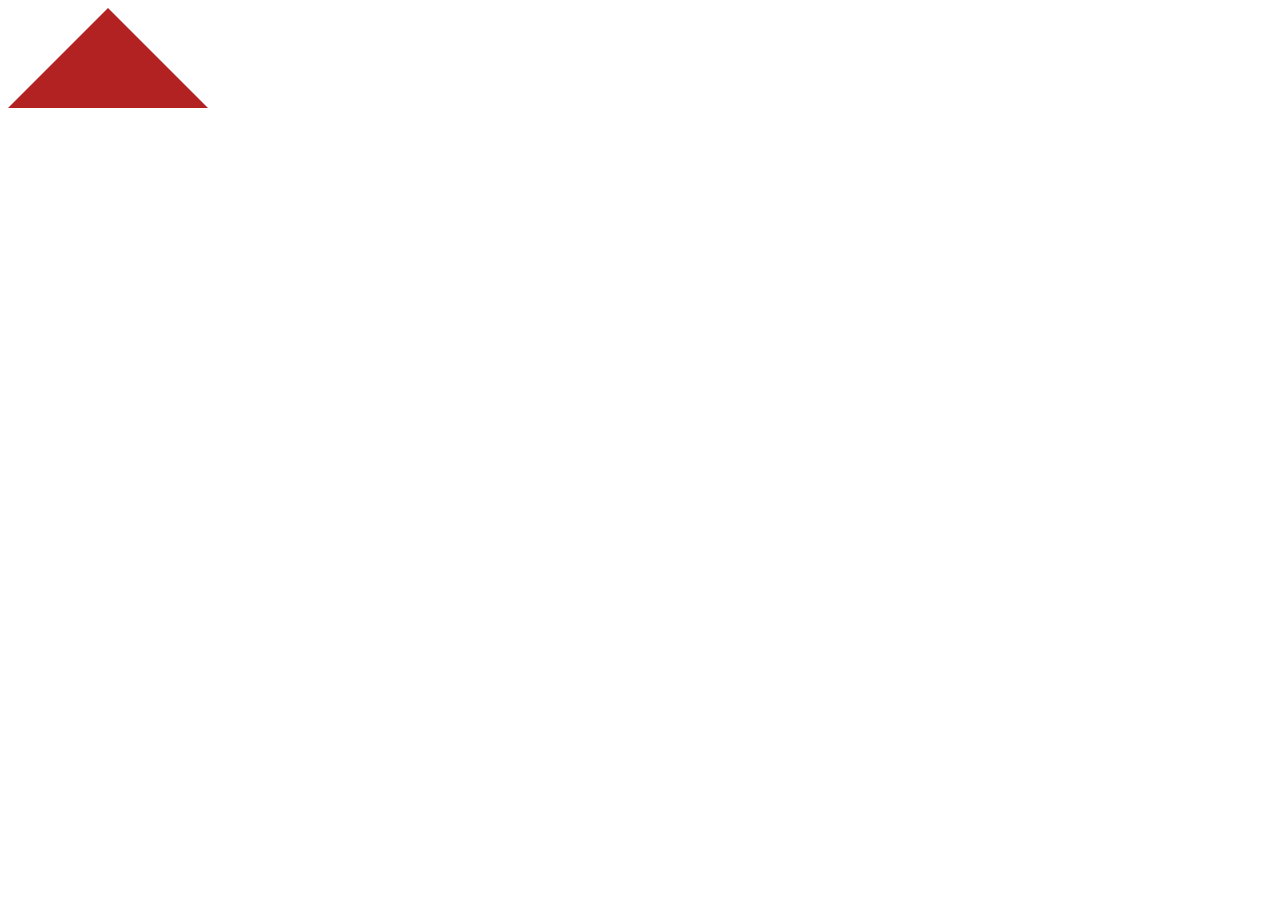
<file: csstrick.html>
<!DOCTYPE html>
<html lang="en">
<head>
    <meta charset="UTF-8">
    <meta http-equiv="X-UA-Compatible" content="IE=edge">
    <meta name="viewport" content="width=device-width, initial-scale=1.0">
    <title>Document</title>
</head>
<body>
    <style>
        .triangle {
            width:0;
            height: 0;
            border-left: 100px solid transparent;
            border-right: 100px solid transparent;
            border-bottom: 100px solid firebrick;
        }
    </style>
    <div class="triangle">

    </div>
</body>
</html>
</file>
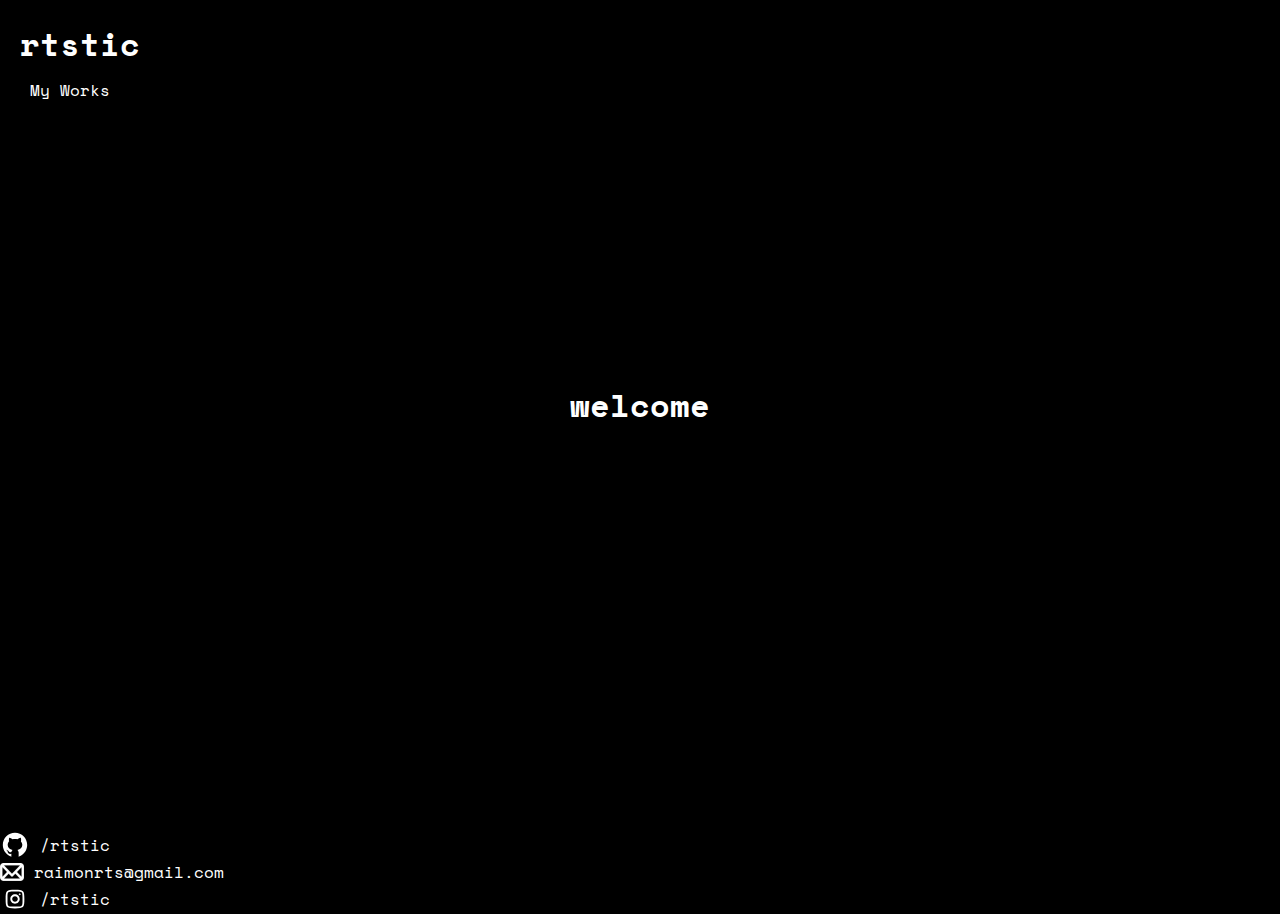
<file: home.html>
<!DOCTYPE html>
<html lang="en">
<head>
    <meta charset="UTF-8">
    <meta http-equiv="X-UA-Compatible" content="IE=edge">
    <meta name="viewport" content="width=device-width, initial-scale=1.0">
    <title>Document</title>
    <script src="script.js"></script>
    <link rel="stylesheet" href="style.css">
    <link rel="preconnect" href="https://fonts.googleapis.com">
    <link rel="preconnect" href="https://fonts.googleapis.com">
    <link rel="preconnect" href="https://fonts.gstatic.com" crossorigin>
    <link href="https://fonts.googleapis.com/css2?family=Righteous&family=Space+Mono:ital,wght@0,700;1,400&display=swap" rel="stylesheet">
   
</head>

<body onload="setInterval()" >
  <div id="navbar">
    <div class="nav-foot-wrapper">
      <div class="logo"><h1>rtstic</h1></div>
      <div class="dropdown">
        <button class="dropbtn">My Works</button>
        <div class="dropdown-content">
          <a href="clock.html">Clock</a>
          <a href="netflix.html">Netflix</a>
        </div>
      </div>
    </div>
  </div>
    <div class="wrapper">
        <h1>welcome</h1>
    </div>
  <div id="footer">
    <div class="nav-foot-wrapper">
        <div class="social">
          <svg fill="#fff" xmlns="http://www.w3.org/2000/svg"  viewBox="0 0 64 64" width="30px" height="30px"><path d="M32 6C17.641 6 6 17.641 6 32c0 12.277 8.512 22.56 19.955 25.286-.592-.141-1.179-.299-1.755-.479V50.85c0 0-.975.325-2.275.325-3.637 0-5.148-3.245-5.525-4.875-.229-.993-.827-1.934-1.469-2.509-.767-.684-1.126-.686-1.131-.92-.01-.491.658-.471.975-.471 1.625 0 2.857 1.729 3.429 2.623 1.417 2.207 2.938 2.577 3.721 2.577.975 0 1.817-.146 2.397-.426.268-1.888 1.108-3.57 2.478-4.774-6.097-1.219-10.4-4.716-10.4-10.4 0-2.928 1.175-5.619 3.133-7.792C19.333 23.641 19 22.494 19 20.625c0-1.235.086-2.751.65-4.225 0 0 3.708.026 7.205 3.338C28.469 19.268 30.196 19 32 19s3.531.268 5.145.738c3.497-3.312 7.205-3.338 7.205-3.338.567 1.474.65 2.99.65 4.225 0 2.015-.268 3.19-.432 3.697C46.466 26.475 47.6 29.124 47.6 32c0 5.684-4.303 9.181-10.4 10.4 1.628 1.43 2.6 3.513 2.6 5.85v8.557c-.576.181-1.162.338-1.755.479C49.488 54.56 58 44.277 58 32 58 17.641 46.359 6 32 6zM33.813 57.93C33.214 57.972 32.61 58 32 58 32.61 58 33.213 57.971 33.813 57.93zM37.786 57.346c-1.164.265-2.357.451-3.575.554C35.429 57.797 36.622 57.61 37.786 57.346zM32 58c-.61 0-1.214-.028-1.813-.07C30.787 57.971 31.39 58 32 58zM29.788 57.9c-1.217-.103-2.411-.289-3.574-.554C27.378 57.61 28.571 57.797 29.788 57.9z"/></svg>
          <span class="f-text">/rtstic</span>
        </div>
        <div class="social">
          <img src="mail.png" alt="" class="mail">
          <span class="f-text">raimonrts@gmail.com</span>
        </div>
        <div class="social">
          <svg fill="#FFFFFF" xmlns="http://www.w3.org/2000/svg"  viewBox="0 0 64 64" width="30px" height="30px"><path d="M 31.820312 12 C 13.439312 12 12 13.439312 12 31.820312 L 12 32.179688 C 12 50.560688 13.439312 52 31.820312 52 L 32.179688 52 C 50.560688 52 52 50.560688 52 32.179688 L 52 32 C 52 13.452 50.548 12 32 12 L 31.820312 12 z M 28 16 L 36 16 C 47.129 16 48 16.871 48 28 L 48 36 C 48 47.129 47.129 48 36 48 L 28 48 C 16.871 48 16 47.129 16 36 L 16 28 C 16 16.871 16.871 16 28 16 z M 41.994141 20 C 40.889141 20.003 39.997 20.900859 40 22.005859 C 40.003 23.110859 40.900859 24.003 42.005859 24 C 43.110859 23.997 44.003 23.099141 44 21.994141 C 43.997 20.889141 43.099141 19.997 41.994141 20 z M 31.976562 22 C 26.454563 22.013 21.987 26.501437 22 32.023438 C 22.013 37.545437 26.501437 42.013 32.023438 42 C 37.545437 41.987 42.013 37.498562 42 31.976562 C 41.987 26.454563 37.498562 21.987 31.976562 22 z M 31.986328 26 C 35.299328 25.992 37.992 28.673328 38 31.986328 C 38.007 35.299328 35.326672 37.992 32.013672 38 C 28.700672 38.008 26.008 35.327672 26 32.013672 C 25.992 28.700672 28.673328 26.008 31.986328 26 z"/></svg>
          <span class="f-text">/rtstic</span>
        </div>    
      </div>
  </div>
</body>
</html>
</file>
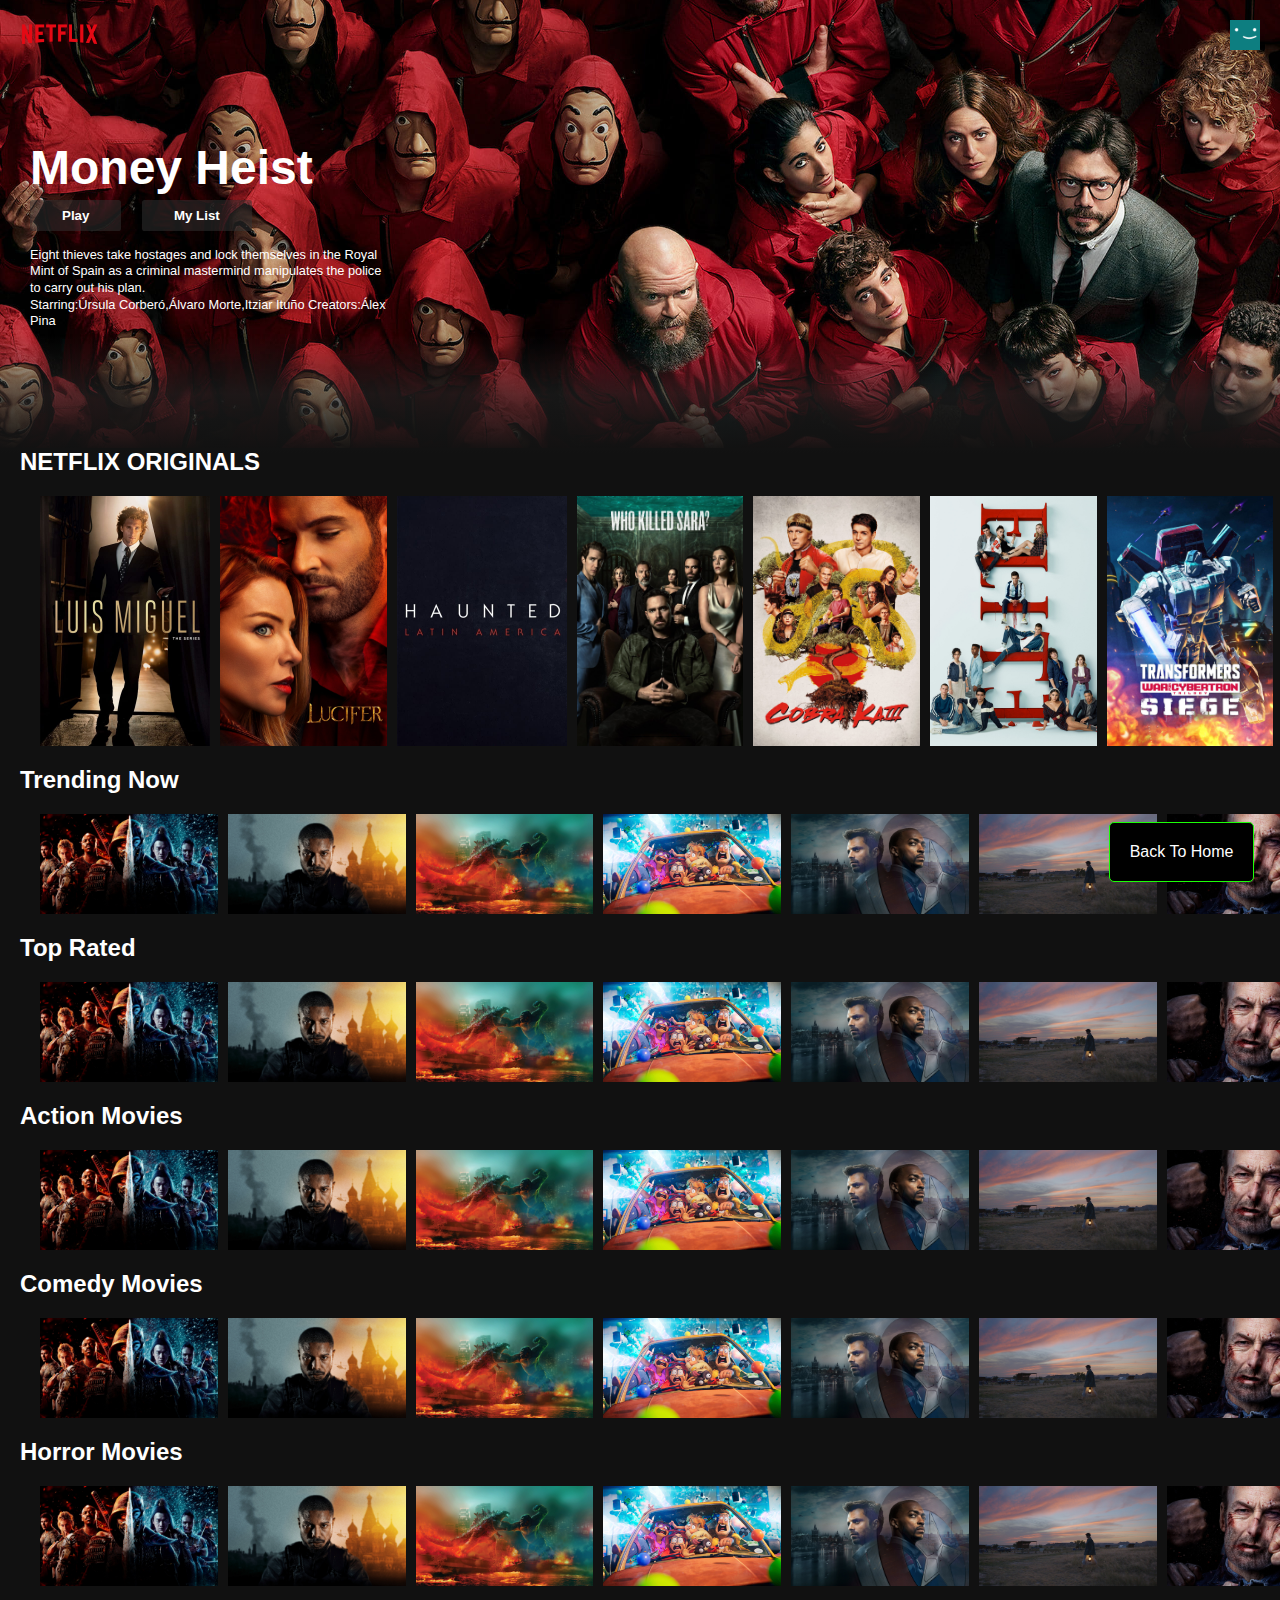
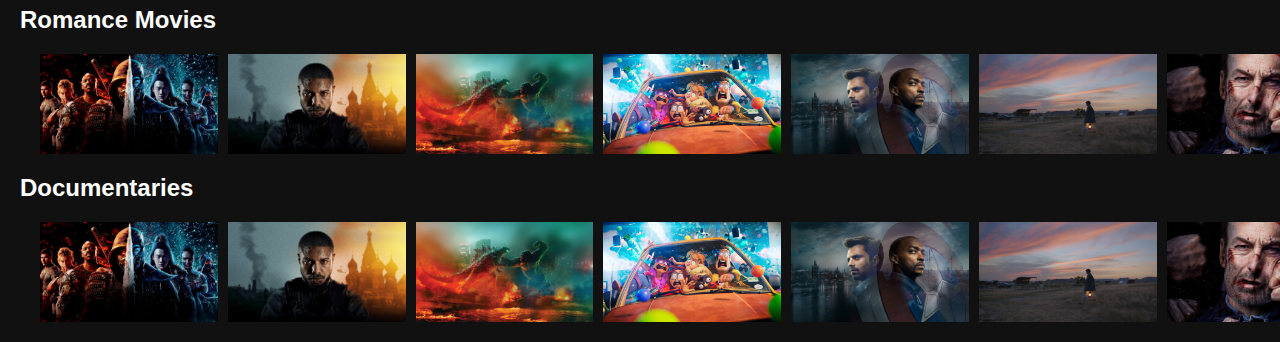
<file: netflix.html>
<!DOCTYPE html>
<html lang="en">
<head>
    <meta charset="UTF-8">
    <meta http-equiv="X-UA-Compatible" content="IE=edge">
    <meta name="viewport" content="width=device-width, initial-scale=1.0">
    <title>Netflix Clone - By Using Html & css</title>
    <link rel="stylesheet" href="netflix.css">
</head>
<body>
    <div class="nav" id="nav">
        <img src="netflix-images/netflix-logo.png" class="nav_logo">
        <img src="netflix-images/netflix-avatar.png" class="nav_avatar">
    </div>
    <!--header-->
    <div class="banner">
        <div class="banner_contents">
            <h1 class="banner_title">Money Heist</h1>
        <div class="banner_buttons">
           <button  class="banner_button">Play</button>
           <button  class="banner_button">My List</button>
        </div>
        <div class="banner_description">
            Eight thieves take hostages and lock themselves in the Royal Mint of Spain as a criminal mastermind manipulates the police to carry out his plan.
<br/>Starring:Úrsula Corberó,Álvaro Morte,Itziar Ituño
Creators:Álex Pina
        </div>
        </div>
        <div class="banner--fadebottom">

        </div>
    </div>
    <!--netflix originals start-->
    <div class="row">
       <h2>NETFLIX ORIGINALS</h2> 
       <div class="row_posters">
           <img src="netflix-images/large-movie1.jpg" class="row_poster row_posterlarge" />
           <img src="netflix-images/large-movie2.jpg" class="row_poster row_posterlarge" />
           <img src="netflix-images/large-movie3.jpg" class="row_poster row_posterlarge" />
           <img src="netflix-images/large-movie4.jpg" class="row_poster row_posterlarge" />
           <img src="netflix-images/large-movie5.jpg" class="row_poster row_posterlarge" />
           <img src="netflix-images/large-movie6.jpg" class="row_poster row_posterlarge" />
           <img src="netflix-images/large-movie7.jpg" class="row_poster row_posterlarge" />
           <img src="netflix-images/large-movie8.jpg" class="row_poster row_posterlarge" />
           <img src="netflix-images/large-movie1.jpg" class="row_poster row_posterlarge" />
           <img src="netflix-images/large-movie2.jpg" class="row_poster row_posterlarge" />
           <img src="netflix-images/large-movie3.jpg" class="row_poster row_posterlarge" />
           <img src="netflix-images/large-movie4.jpg" class="row_poster row_posterlarge" />
           <img src="netflix-images/large-movie5.jpg" class="row_poster row_posterlarge" />
           <img src="netflix-images/large-movie6.jpg" class="row_poster row_posterlarge" />
           <img src="netflix-images/large-movie7.jpg" class="row_poster row_posterlarge" />
           <img src="netflix-images/large-movie8.jpg" class="row_poster row_posterlarge" />
       </div>
    </div>
    <!--trending now start-->
    <div class="row">
        <h2>Trending Now</h2> 
        <div class="row_posters">
            <img src="netflix-images/small-movie1.jpg" class="row_poster" />
            <img src="netflix-images/small-movie2.jpg" class="row_poster" />
            <img src="netflix-images/small-movie3.jpg" class="row_poster" />
            <img src="netflix-images/small-movie4.jpg" class="row_poster" />
            <img src="netflix-images/small-movie5.jpg" class="row_poster" />
            <img src="netflix-images/small-movie6.jpg" class="row_poster" />
            <img src="netflix-images/small-movie7.jpg" class="row_poster" />
            <img src="netflix-images/small-movie8.jpg" class="row_poster" />
            <img src="netflix-images/small-movie1.jpg" class="row_poster" />
            <img src="netflix-images/small-movie2.jpg" class="row_poster" />
            <img src="netflix-images/small-movie3.jpg" class="row_poster" />
            <img src="netflix-images/small-movie4.jpg" class="row_poster" />
            <img src="netflix-images/small-movie5.jpg" class="row_poster" />
            <img src="netflix-images/small-movie6.jpg" class="row_poster" />
            <img src="netflix-images/small-movie7.jpg" class="row_poster" />
            <img src="netflix-images/small-movie8.jpg" class="row_poster" />
        </div>
     </div>
     <!--top rated start-->
    <div class="row">
        <h2>Top Rated</h2> 
        <div class="row_posters">
            <img src="netflix-images/small-movie1.jpg" class="row_poster" />
            <img src="netflix-images/small-movie2.jpg" class="row_poster" />
            <img src="netflix-images/small-movie3.jpg" class="row_poster" />
            <img src="netflix-images/small-movie4.jpg" class="row_poster" />
            <img src="netflix-images/small-movie5.jpg" class="row_poster" />
            <img src="netflix-images/small-movie6.jpg" class="row_poster" />
            <img src="netflix-images/small-movie7.jpg" class="row_poster" />
            <img src="netflix-images/small-movie8.jpg" class="row_poster" />
            <img src="netflix-images/small-movie1.jpg" class="row_poster" />
            <img src="netflix-images/small-movie2.jpg" class="row_poster" />
            <img src="netflix-images/small-movie3.jpg" class="row_poster" />
            <img src="netflix-images/small-movie4.jpg" class="row_poster" />
            <img src="netflix-images/small-movie5.jpg" class="row_poster" />
            <img src="netflix-images/small-movie6.jpg" class="row_poster" />
            <img src="netflix-images/small-movie7.jpg" class="row_poster" />
            <img src="netflix-images/small-movie8.jpg" class="row_poster" />
        </div>
     </div>
     <!--action movie-->
     <div class="row">
        <h2>Action Movies</h2> 
        <div class="row_posters">
            <img src="netflix-images/small-movie1.jpg" class="row_poster" />
            <img src="netflix-images/small-movie2.jpg" class="row_poster" />
            <img src="netflix-images/small-movie3.jpg" class="row_poster" />
            <img src="netflix-images/small-movie4.jpg" class="row_poster" />
            <img src="netflix-images/small-movie5.jpg" class="row_poster" />
            <img src="netflix-images/small-movie6.jpg" class="row_poster" />
            <img src="netflix-images/small-movie7.jpg" class="row_poster" />
            <img src="netflix-images/small-movie8.jpg" class="row_poster" />
            <img src="netflix-images/small-movie1.jpg" class="row_poster" />
            <img src="netflix-images/small-movie2.jpg" class="row_poster" />
            <img src="netflix-images/small-movie3.jpg" class="row_poster" />
            <img src="netflix-images/small-movie4.jpg" class="row_poster" />
            <img src="netflix-images/small-movie5.jpg" class="row_poster" />
            <img src="netflix-images/small-movie6.jpg" class="row_poster" />
            <img src="netflix-images/small-movie7.jpg" class="row_poster" />
            <img src="netflix-images/small-movie8.jpg" class="row_poster" />
        </div>
     </div>
     <!--comedy movies-->
     <div class="row">
        <h2>Comedy Movies</h2> 
        <div class="row_posters">
            <img src="netflix-images/small-movie1.jpg" class="row_poster" />
            <img src="netflix-images/small-movie2.jpg" class="row_poster" />
            <img src="netflix-images/small-movie3.jpg" class="row_poster" />
            <img src="netflix-images/small-movie4.jpg" class="row_poster" />
            <img src="netflix-images/small-movie5.jpg" class="row_poster" />
            <img src="netflix-images/small-movie6.jpg" class="row_poster" />
            <img src="netflix-images/small-movie7.jpg" class="row_poster" />
            <img src="netflix-images/small-movie8.jpg" class="row_poster" />
            <img src="netflix-images/small-movie1.jpg" class="row_poster" />
            <img src="netflix-images/small-movie2.jpg" class="row_poster" />
            <img src="netflix-images/small-movie3.jpg" class="row_poster" />
            <img src="netflix-images/small-movie4.jpg" class="row_poster" />
            <img src="netflix-images/small-movie5.jpg" class="row_poster" />
            <img src="netflix-images/small-movie6.jpg" class="row_poster" />
            <img src="netflix-images/small-movie7.jpg" class="row_poster" />
            <img src="netflix-images/small-movie8.jpg" class="row_poster" />
        </div>
     </div>
     <!--horror movies-->
     <div class="row">
        <h2>Horror Movies</h2> 
        <div class="row_posters">
            <img src="netflix-images/small-movie1.jpg" class="row_poster" />
            <img src="netflix-images/small-movie2.jpg" class="row_poster" />
            <img src="netflix-images/small-movie3.jpg" class="row_poster" />
            <img src="netflix-images/small-movie4.jpg" class="row_poster" />
            <img src="netflix-images/small-movie5.jpg" class="row_poster" />
            <img src="netflix-images/small-movie6.jpg" class="row_poster" />
            <img src="netflix-images/small-movie7.jpg" class="row_poster" />
            <img src="netflix-images/small-movie8.jpg" class="row_poster" />
            <img src="netflix-images/small-movie1.jpg" class="row_poster" />
            <img src="netflix-images/small-movie2.jpg" class="row_poster" />
            <img src="netflix-images/small-movie3.jpg" class="row_poster" />
            <img src="netflix-images/small-movie4.jpg" class="row_poster" />
            <img src="netflix-images/small-movie5.jpg" class="row_poster" />
            <img src="netflix-images/small-movie6.jpg" class="row_poster" />
            <img src="netflix-images/small-movie7.jpg" class="row_poster" />
            <img src="netflix-images/small-movie8.jpg" class="row_poster" />
        </div>
     </div>
     <!--romance movie-->
     <div class="row">
        <h2>Romance Movies</h2> 
        <div class="row_posters">
            <img src="netflix-images/small-movie1.jpg" class="row_poster" />
            <img src="netflix-images/small-movie2.jpg" class="row_poster" />
            <img src="netflix-images/small-movie3.jpg" class="row_poster" />
            <img src="netflix-images/small-movie4.jpg" class="row_poster" />
            <img src="netflix-images/small-movie5.jpg" class="row_poster" />
            <img src="netflix-images/small-movie6.jpg" class="row_poster" />
            <img src="netflix-images/small-movie7.jpg" class="row_poster" />
            <img src="netflix-images/small-movie8.jpg" class="row_poster" />
            <img src="netflix-images/small-movie1.jpg" class="row_poster" />
            <img src="netflix-images/small-movie2.jpg" class="row_poster" />
            <img src="netflix-images/small-movie3.jpg" class="row_poster" />
            <img src="netflix-images/small-movie4.jpg" class="row_poster" />
            <img src="netflix-images/small-movie5.jpg" class="row_poster" />
            <img src="netflix-images/small-movie6.jpg" class="row_poster" />
            <img src="netflix-images/small-movie7.jpg" class="row_poster" />
            <img src="netflix-images/small-movie8.jpg" class="row_poster" />
        </div>
     </div>
     <!--documentaries-->
     <div class="row">
        <h2>Documentaries</h2> 
        <div class="row_posters">
            <img src="netflix-images/small-movie1.jpg" class="row_poster" />
            <img src="netflix-images/small-movie2.jpg" class="row_poster" />
            <img src="netflix-images/small-movie3.jpg" class="row_poster" />
            <img src="netflix-images/small-movie4.jpg" class="row_poster" />
            <img src="netflix-images/small-movie5.jpg" class="row_poster" />
            <img src="netflix-images/small-movie6.jpg" class="row_poster" />
            <img src="netflix-images/small-movie7.jpg" class="row_poster" />
            <img src="netflix-images/small-movie8.jpg" class="row_poster" />
            <img src="netflix-images/small-movie1.jpg" class="row_poster" />
            <img src="netflix-images/small-movie2.jpg" class="row_poster" />
            <img src="netflix-images/small-movie3.jpg" class="row_poster" />
            <img src="netflix-images/small-movie4.jpg" class="row_poster" />
            <img src="netflix-images/small-movie5.jpg" class="row_poster" />
            <img src="netflix-images/small-movie6.jpg" class="row_poster" />
            <img src="netflix-images/small-movie7.jpg" class="row_poster" />
            <img src="netflix-images/small-movie8.jpg" class="row_poster" />
        </div>
     </div>
     <a href="index.html">
        <div class="goback">
            <span>back to home</span>
         </div>
     </a>
     
     
<script>
    const nav = document.getElementById('nav');

    window.addEventListener('scroll',() => {
        if(window.scrollY >= 100){
            nav.classList.add('nav_black');
        }
        else{
            nav.classList.remove('nav_black');
        }
    }
    )
</script>
    
</body>
</html>
</file>
<file: style.css>
*{
        margin: 0px;
    }
    body {
        font-family: 'Space Mono', monospace;
        background: black;
        color: white;
    }
    a{
        color: white;
        text-decoration: none;
    }
    .wrapper {
        display: flex;
        flex-direction: column;
        justify-content: center;
        align-content: center;
        align-items: center;
        height: 90vh;
        column-gap: 20px;
        row-gap: 20px;
        width: 100%;
        background-size: contain;
        background-repeat: no-repeat;
        background-position: right;
        background-image: linear-gradient(to bottom, rgb(0 0 0), rgb(0 0 0 / 77%)), url(https://www.linkpicture.com/q/image_186.jpg);
    }


    /*-----------------------------clock-------------------------------*/

    #clock{
        font-size: 100px;
        font-weight: 700;
    }
    #calender{
        font-size: 30px;
      }

    /*--------------------------------navbar and footer-------------------------*/
      .nav-links{
        display: flex;
        align-items: center;
        column-gap: 50px;
      }
      .fa-headphones-simple{
        color: #bcfd2e;
      }
    .logo{
        font-family: 'Space Mono', monospace;
        font-weight: 900;
    }
    #navbar{
        width: 100%;
        position: fixed;
        padding: 20px;
        height: fit-content;
        background-color: black;
    }
    .nav-wrapper{
        display: flex;
        justify-content: space-between;
        align-items: center;
        margin: auto;
        max-width: 80rem;
    }
    .foot-wrapper{
      display: flex;
      justify-content: space-between;
      align-items: center;
      margin: auto;
      max-width: 80rem;
  }
    .dropdown{
        position: relative;
        width:fit-content;
    }
    .dropbtn {
        font-size: 16px;  
        border: none;
        outline: none;
        color: white;
        padding: 10px;
        background-color: inherit;
        font-family: inherit;
        margin: 0;
      }
    .dropdown-content{
        display: none;
        position: absolute;
        z-index: 1;
        border-radius: 10px;
        padding: 20px;
        padding-top: 0px;
    }
    .dropdown-content a {
        
        text-decoration: none;
    }
    .dropdown:hover .dropdown-content {
        display: flex;
        flex-direction: column;
        padding: 10px;
        row-gap: 10px;
        background-color: #333;
        width: 100%;
      }
      .mail{
        width: 24px;
        height: 24px;
      }
      .social{
        display: flex;
        align-items: center;
        column-gap: 10px;
      }
      #footer{
        padding-top: 20px;
      }
      
      /*---------bulb----------*/

      .bulb-btn{
        padding: 10px;
        background-color: #bcfd2e;
        color: black;
        border: 1px solid #bcfd2e;
        width: 100px;
        border-radius: 5px;
      }
      .bulb-btn :hover {
        background-color: black;
        color: #bcfd2e;
      }
      .bulb-btns{
        display: flex;
        column-gap: 20px;
      }

      /*-------pixel to rem----*/
      .greentxt{
        color: #bcfd2e;
      }
      .pxrem-wrapper{
        display: flex;
      }
      #pixel{
        padding: 20px;
        font-family: 'Space Mono', monospace;
        border-radius: 5px;
      }
      #pxrem{
        padding: 20px;
        font-family: 'Space Mono', monospace;
        font-weight: 600;
        background-color: #bcfd2e;
        border-radius: 5px;
        font-size: 16px;
      }
      select{
        appearance: none;
        -moz-appearance: none;
        -webkit-appearance: none;
      }
      #convertbtn{
        padding: 10px;
        font-family: 'Space Mono', monospace;
        background-color: black;
        border: 1px solid #bcfd2e;
        border-radius: 5px;
        color: #bcfd2e;
      }
      #result{
        font-family: monospace;
        font-weight: 900;
        font-size: 20px;
      }

      /*-----Music-----*/
      #music-cover{
        width: 200px;
        height: 200px;
      }
      .music-wrapper{
        display: flex;
        flex-direction: column;
        align-items: center;
        row-gap: 30px;
      }
      .music-btn{
        display: flex;
        column-gap: 20px;
      }
      .musicicons{
        width: 50px;
        height: 50px;
      }

      /*MEDIA QUERY*/
      @media only screen 
      and (min-device-width : 320px) 
      and (max-device-width : 768px) {
        .nav-wrapper {
            display: flex;
            justify-content: space-between;
            align-items: center;
            margin: auto;
            max-width: 80rem;
            flex-direction: column;
            row-gap: 10px;
        }
        .foot-wrapper {
          display: flex;
          justify-content: space-between;
          align-items: center;
          margin: auto;
          max-width: 80rem;
          flex-direction: column;
          row-gap: 10px;
      }
        #clock{
            font-size: 50px;
        }
        .wrapper{
            row-gap: 20px;
            padding-left: 1.5rem;
            padding-right: 1.5rem;
            height: 82vh;
        }
        #navbar{
            padding-left: 0px;
        }
        #pixel{
        width: 80%;
        margin-bottom: 10px;
        }
   }
</file>
<file: netflix.css>
*{
    margin: 0px;
    box-sizing: border-box;  
}
body{
    font-family: Arial, Helvetica, sans-serif;
    background-color: #111;
}
.goback{
    position: fixed;
    background-color: #000;
    color: white;
    padding: 20px;
    bottom: 2%;
    right: 2%;
    display: flex;
    text-transform: capitalize;
    border: 0.5px solid #1cff07;
    border-radius: 5px;
}
.row_poster{
    object-fit: contain;
    width: 100%;
    max-height: 100px;
    margin-right: 10px;
    transition: transform 450ms;
}
.row_posters{
    display: flex;
    overflow-y: hidden;
    overflow-x: scroll;
    padding:20px;
}
.row_poster:hover{
    transform: scale(1.08);
}
.row_posters::-webkit-scrollbar{
    display: none;
}
.row_posterlarge{
    max-height: 250px;
}
.row_posterlarge:hover{
    transform: scale(1.1);
}
.row{
    color: white;
    margin-left: 20px;
}
.banner{
 background-image: url(netflix-images/banner.jpg);
 background-size: cover;
 background-position:center;
 color: white;
 object-fit: contain;
 height: 448px;
}
.banner_contents{
    margin-left: 30px;
    padding-top: 140px;
    height: 190px;
}
.banner_title{
    font-size: 3rem;
    font-weight: 800;
    padding-bottom: 0.3rem;
}
.banner_description{
    width:45rem;
    line-height: 1.3;
    padding-top: 1rem;
    font-size: 0.8rem;
    max-width:360px;
    height: 180px;
}
.banner_button{
    cursor: pointer;
    color: #fff;
    outline: none;
    border: none;
    font-weight: 700;
    border-radius: 0.2vw;
    padding-left: 2rem;
    padding-right: 2rem;
    margin-right: 1rem;
    padding-top: 0.5rem;
    padding-bottom: 0.5rem;
    background-color: rgba(51, 51, 51, 0.5);
}
.banner_button:hover{
    color: #000;
    background-color: #e6e6e6e6;
    transition: all 0.2s ;
}
.banner--fadebottom{
    margin-top: 145px;
    height: 7.4rem;
    background-image: linear-gradient(180deg,transparent,rgba(37,37,37,0.61),#111);
}
.nav_logo{
    width: 80px;
    object-fit: contain;
}
.nav_avatar{
    width: 30px;
    object-fit: contain;
}
.nav{
    position: fixed;
    top: 0;
    width: 100%;
    display: flex;
    justify-content: space-between;
    padding: 20px;
    z-index: 1;
    transition-timing-function: ease-in;
    transition: all 0.5s;
}
.nav_black{
    background-color:#111;
}
</file>
